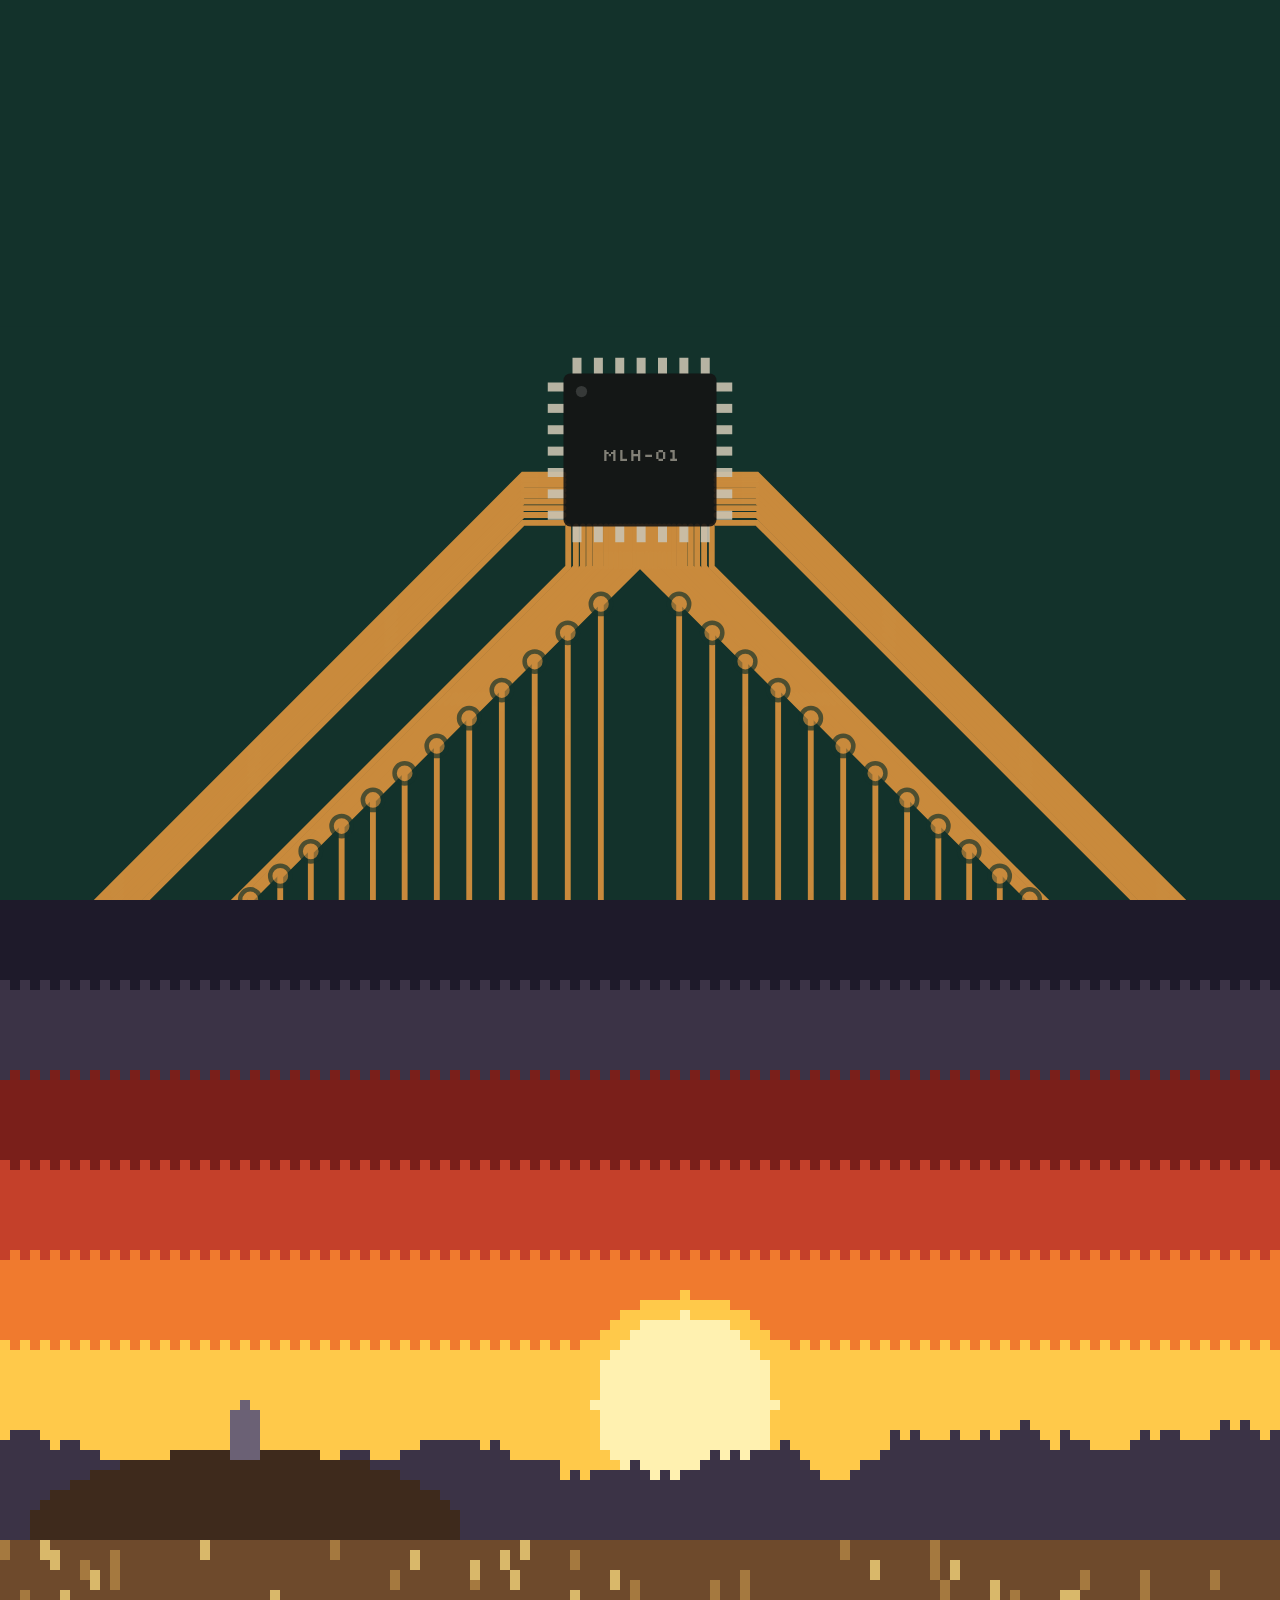
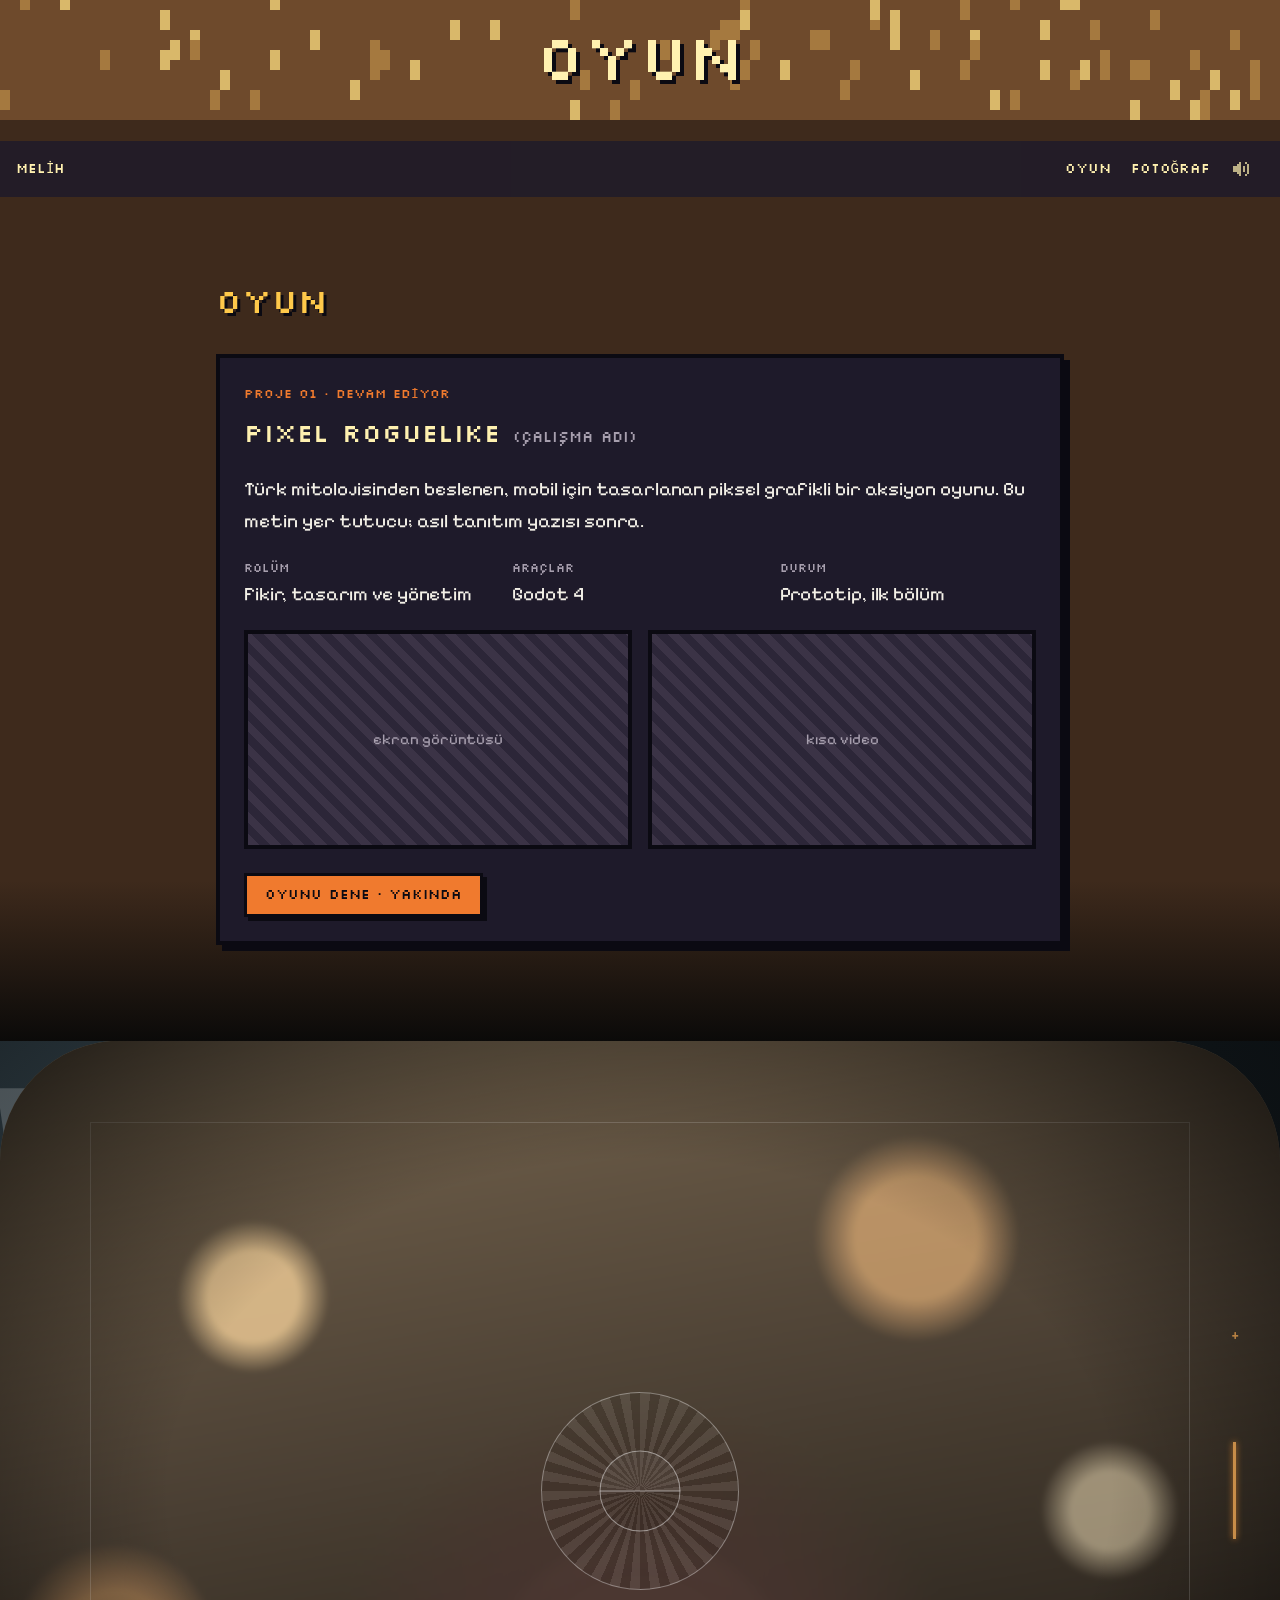
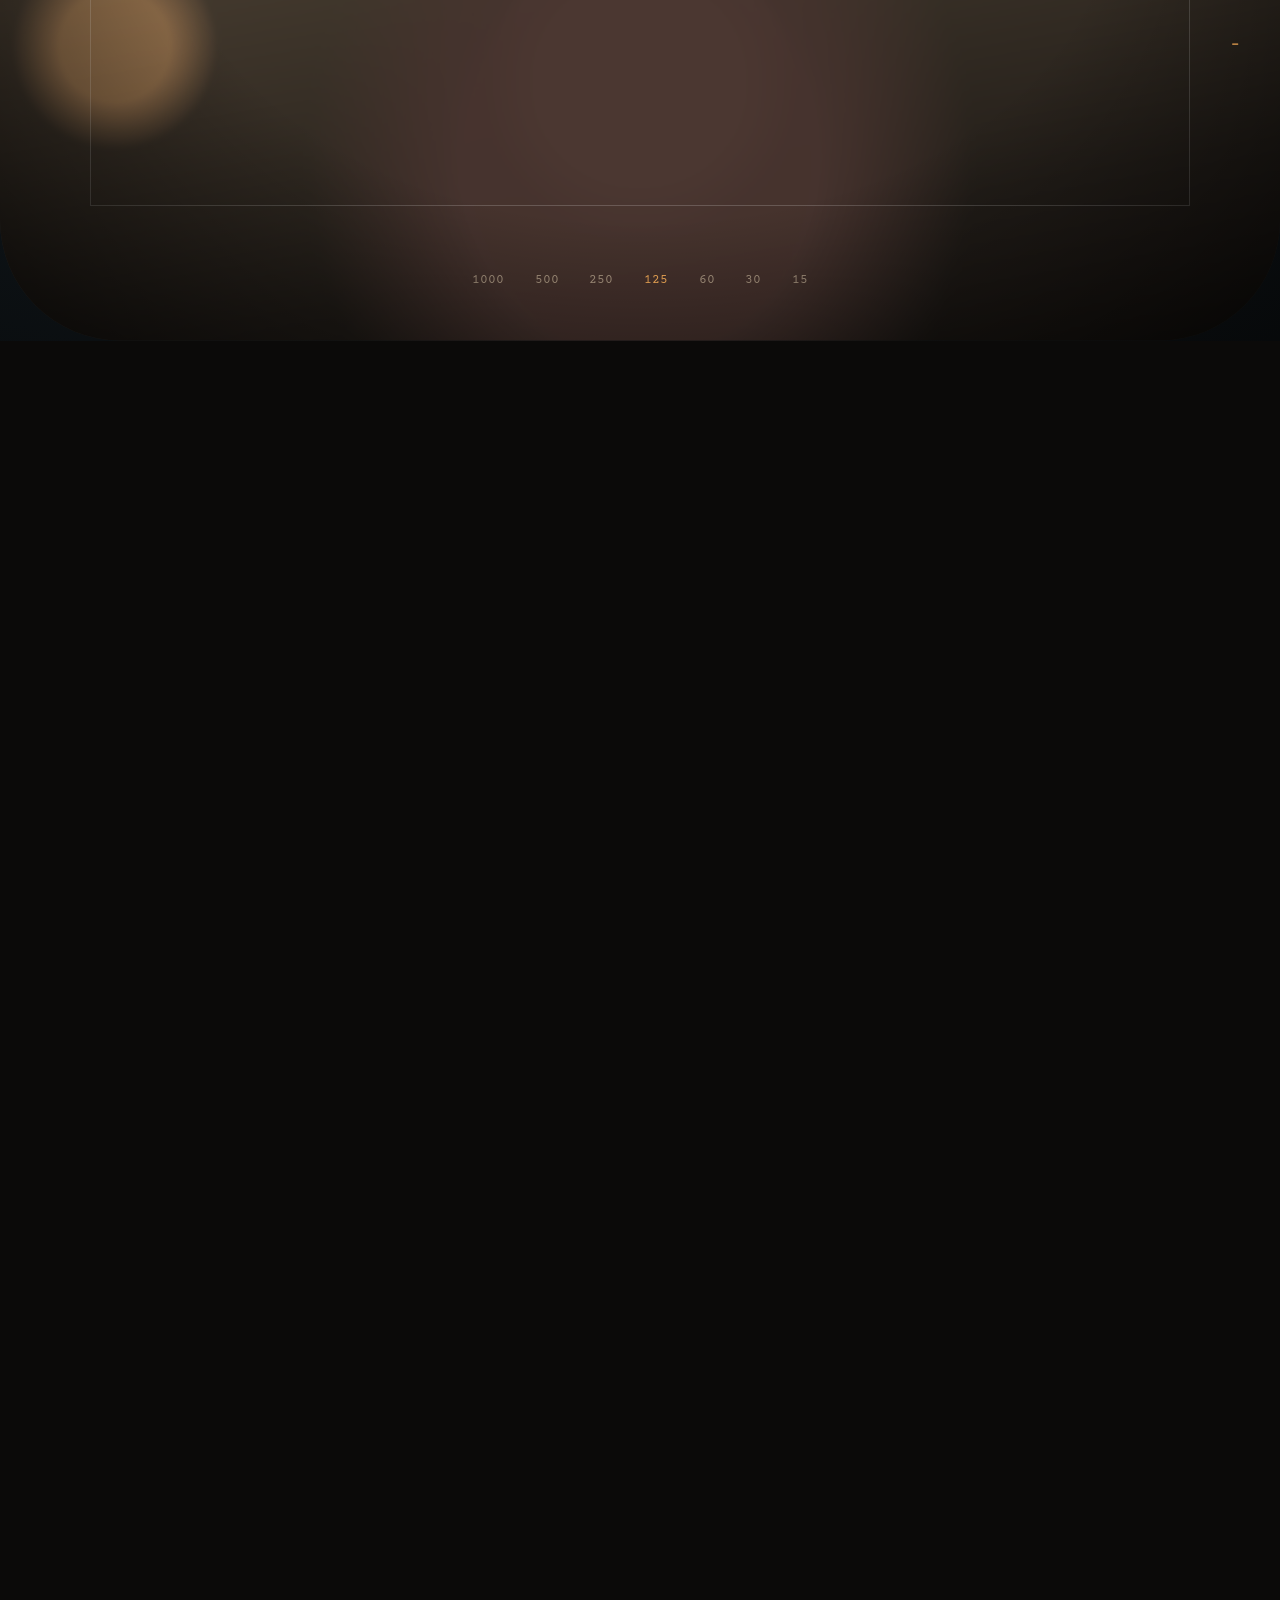
<file: index.html>
<!doctype html>
<html lang="tr">
<head>
<meta charset="utf-8">
<meta name="viewport" content="width=device-width, initial-scale=1">
<title>Melih · deneme</title>
<meta name="description" content="Melih'in portfolyosu: oyun, dijital ve analog fotoğraf. Geçiş denemesi.">
<link rel="preconnect" href="https://fonts.googleapis.com">
<link rel="preconnect" href="https://fonts.gstatic.com" crossorigin>
<link href="https://fonts.googleapis.com/css2?family=Courier+Prime:wght@400;700&family=Pixelify+Sans:wght@400;600&family=Silkscreen&family=Special+Elite&display=swap" rel="stylesheet">
<link rel="stylesheet" href="css/site.css?v=6">
</head>
<body data-dunya="kagit">
<a class="atla" href="#oyun">İçeriğe geç</a>

<nav class="ust" aria-label="Ana menü">
  <div class="ad-kutu">
    <a class="ad" href="#giris">Melih</a>
    <a class="sekme" href="yazilar.html">Blog ve inceleme yazıları</a>
  </div>
  <div class="baglantilar">
    <a href="#oyun">Oyun</a>
    <a href="#foto">Fotoğraf</a>
    <button class="ses" type="button" aria-pressed="true" aria-label="Ses" title="Ses: açık">
      <svg viewBox="0 0 9 9" width="18" height="18" fill="currentColor" shape-rendering="crispEdges" aria-hidden="true">
        <rect x="0" y="3" width="2" height="3"/><rect x="2" y="2" width="1" height="5"/><rect x="3" y="1" width="1" height="7"/>
        <g class="ses-dalga"><rect x="5" y="3" width="1" height="3"/><rect x="6" y="1" width="1" height="1"/><rect x="7" y="2" width="1" height="5"/><rect x="6" y="7" width="1" height="1"/></g>
        <g class="ses-carpi"><rect x="5" y="3" width="1" height="1"/><rect x="7" y="3" width="1" height="1"/><rect x="6" y="4" width="1" height="1"/><rect x="5" y="5" width="1" height="1"/><rect x="7" y="5" width="1" height="1"/></g>
      </svg>
    </button>
  </div>
</nav>

<main>
<section id="giris" aria-label="Giriş">
  <div class="sahne">
    <div class="kagit-yazi">
      <h1 class="gizli">Merhaba, ben Melih. Oyun yapıyorum, fotoğraf çekiyorum.</h1>
      <p class="satir" aria-hidden="true">merhaba, ben melih.</p>
      <p class="satir" aria-hidden="true">oyun yapıyorum,</p>
      <p class="satir" aria-hidden="true">fotoğraf çekiyorum.</p>
      <p class="satir imza" aria-hidden="true">-m</p>
    </div>

    <svg class="makine" viewBox="0 0 600 900" preserveAspectRatio="xMidYMax meet" aria-hidden="true">
      <defs>
        <linearGradient id="g-krom" x1="0" y1="0" x2="0" y2="1">
          <stop offset="0" stop-color="#f3f5f7"/><stop offset=".42" stop-color="#a0a6ac"/>
          <stop offset=".55" stop-color="#e2e5e8"/><stop offset="1" stop-color="#666b71"/>
        </linearGradient>
        <linearGradient id="g-krom-yan" x1="0" y1="0" x2="1" y2="0">
          <stop offset="0" stop-color="#70767c"/><stop offset=".35" stop-color="#eef1f3"/>
          <stop offset=".6" stop-color="#a4aab0"/><stop offset="1" stop-color="#5d6268"/>
        </linearGradient>
        <linearGradient id="g-merdane" x1="0" y1="0" x2="0" y2="1">
          <stop offset="0" stop-color="#454545"/><stop offset=".18" stop-color="#1c1c1c"/>
          <stop offset=".62" stop-color="#070707"/><stop offset="1" stop-color="#262626"/>
        </linearGradient>
        <linearGradient id="g-dugme" x1="0" y1="0" x2="1" y2="0">
          <stop offset="0" stop-color="#0d0d0d"/><stop offset=".4" stop-color="#3c3c3c"/><stop offset="1" stop-color="#0a0a0a"/>
        </linearGradient>
        <linearGradient id="g-golge-kagit" x1="0" y1="0" x2="0" y2="1">
          <stop offset="0" stop-color="#3a2a1c" stop-opacity="0"/><stop offset="1" stop-color="#3a2a1c" stop-opacity=".22"/>
        </linearGradient>
        <radialGradient id="g-govde-isik" cx=".5" cy="0" r=".8">
          <stop offset="0" stop-color="#fff" stop-opacity=".09"/><stop offset="1" stop-color="#fff" stop-opacity="0"/>
        </radialGradient>
        <radialGradient id="g-makara" cx=".5" cy=".5" r=".5">
          <stop offset=".3" stop-color="#2a2a2a"/><stop offset=".95" stop-color="#101010"/><stop offset="1" stop-color="#050505"/>
        </radialGradient>
        <radialGradient id="g-tus" cx=".4" cy=".32" r=".7">
          <stop offset="0" stop-color="#4b4b4b"/><stop offset=".55" stop-color="#121212"/><stop offset="1" stop-color="#000"/>
        </radialGradient>
        <linearGradient id="g-kece" x1="0" y1="0" x2="0" y2="1">
          <stop offset="0" stop-color="#3b4733"/><stop offset="1" stop-color="#28311f"/>
        </linearGradient>
        <linearGradient id="g-kafa" x1="0" y1="0" x2="0" y2="1">
          <stop offset="0" stop-color="#d4d7da"/><stop offset=".5" stop-color="#8f9499"/><stop offset="1" stop-color="#5a5f64"/>
        </linearGradient>
        <clipPath id="ekran-kirp"><rect x="212" y="392" width="176" height="110"/></clipPath>
        <mask id="pb-maske" maskUnits="userSpaceOnUse" x="212" y="392" width="176" height="110">
          <text x="300" y="454" text-anchor="middle" font-family="Silkscreen, monospace" font-size="22" fill="#fff">PESTRABOY</text>
        </mask>
      </defs>
      <rect id="kart-zemin" x="-3000" y="-3000" width="6600" height="7000" fill="#13322B" opacity="0"/>
      <g id="sahne-g">
        <rect id="govde" x="-1200" y="500" width="3000" height="1700" fill="#1d1c1a"/>
        <g id="kece-g" fill="none"></g>
        <g id="kollar-golge" transform="translate(2.5 3.5)"></g>
        <g id="kollar"></g>
        <g id="kafalar"></g>
        <g id="akim" fill="none" stroke="#ffd98a" stroke-width="2" stroke-linecap="round" stroke-dasharray="6 80"></g>
        <g id="viyalar"></g>
        <g id="metal">
          <!-- kâğıda düşen gölge, gövde parıltısı -->
          <rect x="-1200" y="420" width="3000" height="24" fill="url(#g-golge-kagit)"/>
          <rect x="-200" y="500" width="1000" height="420" fill="url(#g-govde-isik)"/>
          <!-- merdane ve topuzları -->
          <rect x="-60" y="456" width="720" height="40" fill="url(#g-merdane)"/>
          <rect x="-60" y="462" width="720" height="2" fill="#5a5a5a" opacity=".55"/>
          <g id="topuzlar">
            <rect x="-118" y="446" width="58" height="60" rx="10" fill="url(#g-dugme)"/>
            <rect x="660" y="446" width="58" height="60" rx="10" fill="url(#g-dugme)"/>
            <g stroke="#000" stroke-width="1.4" opacity=".7">
              <path d="M-108 449v54M-98 449v54M-88 449v54M-78 449v54M-68 449v54"/>
              <path d="M668 449v54M678 449v54M688 449v54M698 449v54M708 449v54"/>
            </g>
          </g>
          <!-- kâğıt baskı çubuğu, cetvel ve lastik makaralar -->
          <rect x="30" y="442" width="540" height="12" rx="3" fill="url(#g-krom)"/>
          <g id="cetvel" stroke="#3a3c3f" stroke-width="1"></g>
          <rect x="158" y="438" width="30" height="20" rx="5" fill="#141414"/><rect x="161" y="440" width="24" height="3" rx="1.5" fill="#444"/>
          <rect x="412" y="438" width="30" height="20" rx="5" fill="#141414"/><rect x="415" y="440" width="24" height="3" rx="1.5" fill="#444"/>
          <!-- şaryo rayı -->
          <rect x="-1200" y="496" width="3000" height="8" fill="url(#g-krom)"/>
          <rect x="-1200" y="504" width="3000" height="3" fill="#000" opacity=".5"/>
          <!-- kart tutucu parmaklar -->
          <path d="M268 426 L286 505" stroke="url(#g-krom-yan)" stroke-width="6" stroke-linecap="round"/>
          <path d="M332 426 L314 505" stroke="url(#g-krom-yan)" stroke-width="6" stroke-linecap="round"/>
          <!-- şerit: makaralar ve kırmızı-siyah bant -->
          <g id="makaralar">
            <circle cx="112" cy="540" r="34" fill="#000" opacity=".35" transform="translate(3 4)"/>
            <circle cx="112" cy="540" r="34" fill="url(#g-krom)"/>
            <circle cx="112" cy="540" r="29" fill="url(#g-makara)"/>
            <circle cx="488" cy="540" r="34" fill="#000" opacity=".35" transform="translate(3 4)"/>
            <circle cx="488" cy="540" r="34" fill="url(#g-krom)"/>
            <circle cx="488" cy="540" r="29" fill="url(#g-makara)"/>
            <g fill="none" stroke="#000" stroke-width=".8" opacity=".8">
              <circle cx="112" cy="540" r="25"/><circle cx="112" cy="540" r="21"/><circle cx="112" cy="540" r="17"/>
              <circle cx="488" cy="540" r="24"/><circle cx="488" cy="540" r="19"/>
            </g>
            <g fill="none" stroke="#5a1410" stroke-width=".7" opacity=".7">
              <circle cx="112" cy="540" r="23"/><circle cx="488" cy="540" r="21.5"/>
            </g>
            <circle cx="112" cy="540" r="10" fill="url(#g-krom)"/><circle cx="488" cy="540" r="10" fill="url(#g-krom)"/>
            <g fill="#2a2c2e">
              <circle cx="112" cy="535" r="1.8"/><circle cx="107.7" cy="542.5" r="1.8"/><circle cx="116.3" cy="542.5" r="1.8"/>
              <circle cx="488" cy="535" r="1.8"/><circle cx="483.7" cy="542.5" r="1.8"/><circle cx="492.3" cy="542.5" r="1.8"/>
            </g>
          </g>
          <rect x="112" y="522" width="376" height="6" fill="#141312"/>
          <rect x="112" y="528" width="376" height="6" fill="#a3241c"/>
          <rect x="112" y="528" width="376" height="1.2" fill="#d2483c" opacity=".6"/>
          <!-- şerit titreştirici ve yazı noktası -->
          <path d="M278 516 L322 516 L330 566 L270 566 Z" fill="url(#g-krom-yan)" stroke="#4e5358" stroke-width="1.2"/>
          <rect x="293" y="522" width="14" height="12" rx="2" fill="#141312"/>
          <rect x="293" y="528" width="14" height="6" fill="#a3241c"/>
          <!-- harf kolu yuvası (segment) -->
          <path id="segment" fill="url(#g-krom)" stroke="#4e5358" stroke-width="1"/>
          <g id="yuvalar" stroke="#2a2c2e" stroke-width="1.6"></g>
          <!-- tuşlar: Türkçe F klavye -->
          <g id="klavye"></g>
        </g>
        <g id="cip" opacity="0">
          <g id="cip-bacak" fill="#c9c2b0"></g>
          <rect x="266" y="521" width="68" height="68" rx="3" fill="#151515"/>
          <circle cx="274" cy="529" r="2.5" fill="#3a3a3a"/>
          <text x="300" y="560" text-anchor="middle" font-family="Silkscreen, monospace" font-size="8" fill="#8f8a80">MLH-01</text>
        </g>
        <text id="ipucu" x="300" y="404" text-anchor="middle" font-family="Courier Prime, monospace" font-size="15" fill="#76675B">↓ kaydır ya da daktiloya dokun</text>
      </g>

      <g id="cep" opacity="0">
        <rect x="96" y="352" width="408" height="200" rx="46" fill="#3D4A38" stroke="#26301f" stroke-width="3"/>
        <rect x="104" y="358" width="392" height="12" rx="6" fill="#4F5F35" opacity=".6"/>
        <rect x="200" y="382" width="200" height="140" rx="8" fill="#E3D6BC"/>
        <rect id="ekran" x="212" y="392" width="176" height="110" fill="#0f0d15"/>
        <g id="ekran-ic" clip-path="url(#ekran-kirp)">
          <rect id="ekran-isik" x="212" y="392" width="176" height="110" fill="#1e1a2a" opacity="0"/>
          <g id="pb-logo" transform="translate(0 -66)" opacity="0">
            <text x="300" y="456" text-anchor="middle" font-family="Silkscreen, monospace" font-size="22" fill="#f07a2e">PESTRABOY</text>
            <text id="pb-yazi" x="300" y="454" text-anchor="middle" font-family="Silkscreen, monospace" font-size="22" fill="#ffc94a">PESTRABOY</text>
          </g>
          <g mask="url(#pb-maske)">
            <path id="pb-parilti" d="M0 432 h16 l-10 28 h-16 Z" fill="#fff1b0" opacity="0" transform="translate(196 0)"/>
          </g>
          <path d="M212 392 h58 l-34 110 h-24 Z" fill="#ffffff" opacity=".05"/>
        </g>
        <text x="300" y="540" text-anchor="middle" font-family="Silkscreen, monospace" font-size="9" fill="#D9CCB2">CEP · 01</text>
        <rect x="139" y="428" width="18" height="54" rx="3" fill="#1f1e1c"/>
        <rect x="121" y="446" width="54" height="18" rx="3" fill="#1f1e1c"/>
        <circle cx="440" cy="432" r="14" fill="#4A342E" stroke="#2a1d19" stroke-width="2"/>
        <circle cx="462" cy="470" r="14" fill="#4A342E" stroke="#2a1d19" stroke-width="2"/>
        <g fill="#26301f">
          <circle cx="132" cy="508" r="2.5"/><circle cx="142" cy="508" r="2.5"/><circle cx="152" cy="508" r="2.5"/>
          <circle cx="137" cy="517" r="2.5"/><circle cx="147" cy="517" r="2.5"/>
        </g>
        <rect x="424" y="508" width="44" height="8" rx="4" fill="#76675B"/>
      </g>
    </svg>

    <button class="makine-btn" type="button" aria-label="Daktiloya dokun, oyun bölümüne geç"></button>

    <div id="dunya" aria-hidden="true">
      <canvas width="160" height="90"></canvas>
      <p class="dunya-baslik">OYUN</p>
    </div>
  </div>
</section>

<section id="oyun" aria-labelledby="oyun-baslik">
  <!-- geçişin son karesiyle aynı: geçiş bitince sayfa fark ettirmeden buraya atlar -->
  <div class="oyun-kapak" aria-hidden="true">
    <canvas width="160" height="90"></canvas>
    <p class="dunya-baslik">OYUN</p>
  </div>
  <div class="icerik oyun-icerik">
    <h2 id="oyun-baslik">Oyun</h2>
    <article class="pano">
      <p class="ust-etiket">Proje 01 · devam ediyor</p>
      <h3><span lang="en" class="ad-en">Pixel roguelike</span> <span>(çalışma adı)</span></h3>
      <p>Türk mitolojisinden beslenen, mobil için tasarlanan piksel grafikli bir aksiyon oyunu. Bu metin yer tutucu; asıl tanıtım yazısı sonra.</p>
      <dl>
        <div><dt>Rolüm</dt><dd>Fikir, tasarım ve yönetim</dd></div>
        <div><dt>Araçlar</dt><dd>Godot 4</dd></div>
        <div><dt>Durum</dt><dd>Prototip, ilk bölüm</dd></div>
      </dl>
      <div class="ekranlar">
        <div>ekran görüntüsü</div>
        <div>kısa video</div>
      </div>
      <a class="piksel-dugme" href="#oyun">Oyunu dene · yakında</a>
    </article>
  </div>
</section>

<section id="foto" aria-labelledby="foto-baslik">
  <div class="foto-sahne">
    <h2 id="foto-baslik" class="gizli">Fotoğraf</h2>

    <!-- vizörden görünen: odak ekranı, ölçüm ibresi, enstantane çizelgesi -->
    <div class="vizor" aria-hidden="true">
      <div class="vizor-sahne"></div>
      <div class="vizor-odak"><span></span></div>
      <div class="vizor-kose"></div>
      <div class="vizor-olcum"><i>+</i><b></b><i>–</i></div>
      <p class="vizor-hiz"><span>1000</span><span>500</span><span>250</span><span class="secili">125</span><span>60</span><span>30</span><span>15</span></p>
    </div>

    <div class="galeri" id="galeri" aria-live="polite">
      <p class="galeri-ipucu">Bir makine seç. <span>Film mi, sensör mü?</span></p>

      <div class="galeri-bolum" id="galeri-dijital" hidden>
        <h3>Dijital</h3>
        <div class="suzgec" role="group" aria-label="Konuya göre süz">
          <button type="button" aria-pressed="true" data-tur="hepsi">Hepsi</button>
          <button type="button" aria-pressed="false" data-tur="gezi">Gezi</button>
          <button type="button" aria-pressed="false" data-tur="sokak">Sokak</button>
          <button type="button" aria-pressed="false" data-tur="portre">Portre</button>
        </div>
        <!--
          Yeni fotoğraf: görseli gorseller/dijital/ klasörüne koy, aşağıya bir <figure> ekle.
          <figure data-tur="sokak"><img src="gorseller/dijital/kadikoy.webp" alt="Ne görünüyor, kısaca" loading="lazy"><figcaption>Kadıköy, 2025</figcaption></figure>
        -->
        <div class="dijital-izgara">
          <figure data-tur="gezi" class="yer-tutucu"><div></div><figcaption>gezi · 01</figcaption></figure>
          <figure data-tur="sokak" class="yer-tutucu"><div></div><figcaption>sokak · 01</figcaption></figure>
          <figure data-tur="portre" class="yer-tutucu"><div></div><figcaption>portre · 01</figcaption></figure>
          <figure data-tur="gezi" class="yer-tutucu"><div></div><figcaption>gezi · 02</figcaption></figure>
          <figure data-tur="sokak" class="yer-tutucu"><div></div><figcaption>sokak · 02</figcaption></figure>
          <figure data-tur="portre" class="yer-tutucu"><div></div><figcaption>portre · 02</figcaption></figure>
        </div>
      </div>

      <div class="galeri-bolum" id="galeri-analog" hidden>
        <h3>Analog</h3>
        <p class="galeri-not">Henüz taranmış rulo yok. İlki banyoda.</p>
        <!--
          Yeni kare: taranmış görseli gorseller/analog/ klasörüne koy, aşağıdaki bir boş kareyi şununla değiştir:
          <figure><img src="gorseller/analog/rulo1-07.webp" alt="Ne görünüyor, kısaca" loading="lazy"><figcaption>7</figcaption></figure>
        -->
        <div class="film-seridi">
          <figure class="bos-kare"><div></div><figcaption>1</figcaption></figure>
          <figure class="bos-kare"><div></div><figcaption>2</figcaption></figure>
          <figure class="bos-kare"><div></div><figcaption>3</figcaption></figure>
          <figure class="bos-kare"><div></div><figcaption>4</figcaption></figure>
          <figure class="bos-kare"><div></div><figcaption>5</figcaption></figure>
          <figure class="bos-kare"><div></div><figcaption>6</figcaption></figure>
        </div>
      </div>
    </div>

    <!-- analog film makinesi, arkadan -->
    <button class="kamera analog" type="button" aria-pressed="false" aria-controls="galeri" data-galeri="galeri-analog">
      <svg viewBox="0 0 400 250" aria-hidden="true">
        <defs>
          <linearGradient id="k-krom" x1="0" y1="0" x2="0" y2="1">
            <stop offset="0" stop-color="#f1f3f5"/><stop offset=".45" stop-color="#a7adb3"/><stop offset=".6" stop-color="#dfe2e5"/><stop offset="1" stop-color="#777d83"/>
          </linearGradient>
          <pattern id="k-deri" width="5" height="5" patternUnits="userSpaceOnUse">
            <rect width="5" height="5" fill="#1b1a19"/><circle cx="1.5" cy="1.5" r=".9" fill="#2b2927"/><circle cx="4" cy="3.8" r=".7" fill="#0f0e0d"/>
          </pattern>
          <radialGradient id="k-cam" cx=".35" cy=".3" r=".9">
            <stop offset="0" stop-color="#3a4a52"/><stop offset=".6" stop-color="#0d1215"/><stop offset="1" stop-color="#050607"/>
          </radialGradient>
        </defs>
        <ellipse cx="200" cy="238" rx="175" ry="9" fill="#000" opacity=".25"/>
        <!-- prizma tepesi -->
        <path d="M150 62 L166 22 L234 22 L250 62 Z" fill="url(#k-krom)" stroke="#5e6369" stroke-width="1.2"/>
        <path d="M170 28 L230 28 L240 56 L160 56 Z" fill="#1b1a19"/>
        <!-- gövde -->
        <rect x="18" y="58" width="364" height="172" rx="16" fill="url(#k-deri)"/>
        <path d="M34 58 H366 Q382 58 382 74 V108 H18 V74 Q18 58 34 58 Z" fill="url(#k-krom)" stroke="#5e6369" stroke-width="1"/>
        <rect x="18" y="106" width="364" height="3" fill="#000" opacity=".35"/>
        <!-- geri sarma kolu, enstantane kadranı, kurma kolu, deklanşör -->
        <circle cx="76" cy="54" r="24" fill="url(#k-krom)" stroke="#5e6369"/>
        <circle cx="76" cy="54" r="15" fill="#2a2a2a"/><path d="M76 54 L98 44" stroke="#c9cdd1" stroke-width="5" stroke-linecap="round"/>
        <circle cx="300" cy="52" r="22" fill="#2a2a2a" stroke="#5e6369"/>
        <g fill="#e9e4d8" font-family="Courier Prime, monospace" font-size="7" text-anchor="middle">
          <text x="300" y="38">125</text><text x="314" y="50">60</text><text x="286" y="50">250</text><text x="300" y="66">B</text>
        </g>
        <circle cx="300" cy="52" r="5" fill="url(#k-krom)"/>
        <path d="M322 64 Q350 50 372 62" stroke="url(#k-krom)" stroke-width="9" fill="none" stroke-linecap="round"/>
        <circle cx="340" cy="44" r="7" fill="url(#k-krom)" stroke="#5e6369"/>
        <!-- vizör lastiği ve camı -->
        <rect x="164" y="60" width="72" height="52" rx="10" fill="#0c0c0c" stroke="#262626" stroke-width="2"/>
        <rect class="vizor-cam" x="180" y="72" width="40" height="28" rx="3" fill="url(#k-cam)"/>
        <path d="M184 76 L196 76 L186 90 Z" fill="#fff" opacity=".18"/>
        <!-- arka kapak: film hatırlatıcı, kapak çizgisi -->
        <path d="M40 120 H360" stroke="#000" stroke-width="1.4" opacity=".6"/>
        <rect x="56" y="140" width="76" height="46" rx="3" fill="#8c9196" stroke="#5e6369"/>
        <rect x="62" y="146" width="64" height="34" rx="2" fill="#efe6d2"/>
        <text x="94" y="161" text-anchor="middle" font-family="Courier Prime, monospace" font-size="9" fill="#a3241c" font-weight="700">ISO 400</text>
        <text x="94" y="174" text-anchor="middle" font-family="Courier Prime, monospace" font-size="8" fill="#40312F">36 poz · s/b</text>
        <rect x="340" y="140" width="10" height="44" rx="3" fill="url(#k-krom)"/>
        <rect x="8" y="80" width="12" height="18" rx="3" fill="url(#k-krom)"/><rect x="380" y="80" width="12" height="18" rx="3" fill="url(#k-krom)"/>
      </svg>
      <span class="kamera-ad">Analog <small>film</small></span>
    </button>

    <!-- dijital makine, arkadan -->
    <button class="kamera dijital" type="button" aria-pressed="false" aria-controls="galeri" data-galeri="galeri-dijital">
      <svg viewBox="0 0 400 250" aria-hidden="true">
        <defs>
          <linearGradient id="d-govde" x1="0" y1="0" x2="0" y2="1">
            <stop offset="0" stop-color="#4a4d50"/><stop offset=".15" stop-color="#2c2e30"/><stop offset="1" stop-color="#18191a"/>
          </linearGradient>
          <linearGradient id="d-ekran" x1="0" y1="0" x2="1" y2="1">
            <stop offset="0" stop-color="#36492E"/><stop offset=".55" stop-color="#13322B"/><stop offset="1" stop-color="#0b1a16"/>
          </linearGradient>
        </defs>
        <ellipse cx="200" cy="238" rx="175" ry="9" fill="#000" opacity=".25"/>
        <rect x="18" y="44" width="364" height="186" rx="24" fill="url(#d-govde)" stroke="#0e0f10" stroke-width="2"/>
        <rect x="296" y="30" width="62" height="20" rx="8" fill="#2f3133"/>
        <circle cx="282" cy="40" r="9" fill="#a3241c"/>
        <rect x="40" y="58" width="58" height="40" rx="8" fill="#0b0b0b" stroke="#333" stroke-width="2"/>
        <rect x="52" y="68" width="34" height="20" rx="3" fill="#1d262a"/>
        <!-- ekran -->
        <rect x="40" y="108" width="206" height="110" rx="8" fill="#0a0a0a"/>
        <rect x="48" y="115" width="190" height="96" rx="4" fill="url(#d-ekran)"/>
        <path d="M58 200 L110 150 L140 178 L168 156 L226 200 Z" fill="#F5EAD5" opacity=".22"/>
        <circle cx="200" cy="138" r="10" fill="#F5EAD5" opacity=".3"/>
        <path d="M137 151 L137 177 L159 164 Z" fill="#F5EAD5" opacity=".85"/>
        <text x="56" y="128" font-family="Courier Prime, monospace" font-size="9" fill="#F5EAD5" opacity=".7">▶ 1/20</text>
        <!-- düğmeler ve kadran -->
        <circle cx="318" cy="150" r="34" fill="#232527" stroke="#0e0f10" stroke-width="2"/>
        <circle cx="318" cy="150" r="13" fill="#3a3d40"/>
        <g fill="#8b8f93"><circle cx="318" cy="126" r="3"/><circle cx="318" cy="174" r="3"/><circle cx="294" cy="150" r="3"/><circle cx="342" cy="150" r="3"/></g>
        <rect x="276" y="198" width="30" height="12" rx="6" fill="#3a3d40"/><rect x="314" y="198" width="30" height="12" rx="6" fill="#3a3d40"/>
        <rect x="280" y="68" width="26" height="14" rx="7" fill="#3a3d40"/><rect x="314" y="68" width="40" height="14" rx="7" fill="#3a3d40"/>
        <rect x="8" y="80" width="12" height="18" rx="3" fill="#55595d"/><rect x="380" y="80" width="12" height="18" rx="3" fill="#55595d"/>
      </svg>
      <span class="kamera-ad">Dijital <small>sensör</small></span>
    </button>

    <p class="son-not">© 2026 Melih · bu sayfa burada biter. Kahve hâlâ dökülmedi.</p>
  </div>
</section>
</main>

<div class="donus-perde" aria-hidden="true"></div>

<script src="js/gecis.js?v=6"></script>
<script src="js/foto.js?v=6"></script>
</body>
</html>
</file>
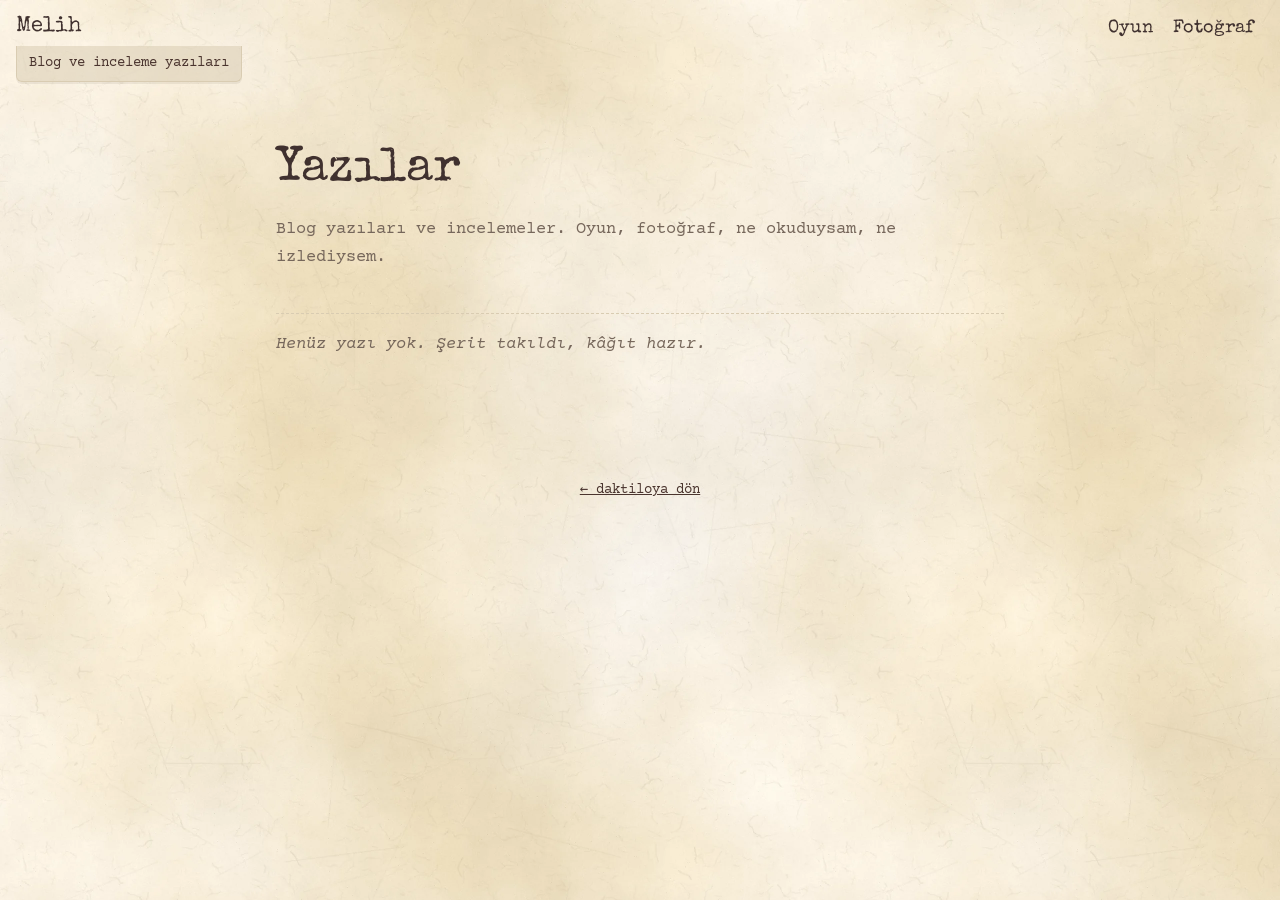
<file: yazilar.html>
<!doctype html>
<html lang="tr">
<head>
<meta charset="utf-8">
<meta name="viewport" content="width=device-width, initial-scale=1">
<title>Yazılar · Melih</title>
<meta name="description" content="Melih'in blog ve inceleme yazıları.">
<link rel="preconnect" href="https://fonts.googleapis.com">
<link rel="preconnect" href="https://fonts.gstatic.com" crossorigin>
<link href="https://fonts.googleapis.com/css2?family=Courier+Prime:wght@400;700&family=Special+Elite&display=swap" rel="stylesheet">
<link rel="stylesheet" href="css/site.css?v=6">
</head>
<body data-dunya="kagit" class="yazilar-sayfasi">
<a class="atla" href="#yazilar">İçeriğe geç</a>

<nav class="ust" aria-label="Ana menü">
  <div class="ad-kutu">
    <a class="ad" href="index.html">Melih</a>
    <a class="sekme" href="yazilar.html" aria-current="page">Blog ve inceleme yazıları</a>
  </div>
  <div class="baglantilar">
    <a href="index.html#oyun">Oyun</a>
    <a href="index.html#foto">Fotoğraf</a>
  </div>
</nav>

<main id="yazilar" class="yazilar">
  <h1>Yazılar</h1>
  <p class="alt-baslik">Blog yazıları ve incelemeler. Oyun, fotoğraf, ne okuduysam, ne izlediysem.</p>

  <!--
    Yeni yazı eklemek için aşağıdaki listeye bir <li> ekle (en yenisi en üstte):
    <li class="yazi">
      <a href="yazilar/yazi-adi.html">
        <span class="yazi-tur">İnceleme</span>
        <span class="yazi-baslik">Yazının başlığı</span>
        <time datetime="2026-11-23">23 Kasım 2026</time>
      </a>
    </li>
  -->
  <ul class="yazi-listesi"></ul>

  <p class="bos">Henüz yazı yok. Şerit takıldı, kâğıt hazır.</p>
</main>

<footer class="alt">
  <p><a href="index.html">← daktiloya dön</a></p>
</footer>
</body>
</html>
</file>
<file: css/site.css>
:root {
  --kagit: #F5EAD5;
  --kagit-golge: #D9CCB2;
  --baslik: #40312F;      /* Coffee Bean */
  --metin: #483F39;       /* Turkish Coffee */
  --damga: #4A342E;       /* Chicory Coffee */
  --orman: #13322B;       /* Pantone 627 C */
  --kokNar: #36492E;      /* Douglas Fir */
  --woodland: #3D4A38;    /* IWC Woodland (yaklaşık) */
  --soluk: #76675B;

  /* oyun paleti */
  --o-kontur: #0b0a12;
  --o-gece: #1e1a2a;
  --o-toprak-koyu: #3e2a1c;
  --o-kemik: #f4f1e8;
  --o-turuncu: #f07a2e;
  --o-altin: #ffc94a;
  --o-kivilcim: #fff1b0;
}

* { box-sizing: border-box; }
html, body { margin: 0; }
body {
  /* döşenebilir doku: 1600 px görsel 800 px'e oturur, yüksek yoğunluklu ekranda da keskin */
  background: var(--kagit) url(../gorseller/kagit-yeni.webp) 0 0 / 800px repeat;
  color: var(--metin);
  font-family: 'Courier Prime', monospace;
  font-size: 17px;
  line-height: 1.7;
}

.gizli {
  position: absolute; width: 1px; height: 1px; overflow: hidden;
  clip: rect(0 0 0 0); white-space: nowrap;
}
.atla {
  position: absolute; left: 16px; top: -60px; z-index: 50;
  background: var(--orman); color: var(--kagit); padding: 10px 14px;
}
.atla:focus { top: 8px; }
:focus-visible { outline: 3px solid var(--kokNar); outline-offset: 3px; }

/* üst menü */
.ust {
  position: fixed; top: 0; left: 0; right: 0; z-index: 20;
  display: flex; justify-content: space-between; align-items: center;
  padding: 6px 16px; transition: background .4s, color .4s;
}
.ust a {
  display: inline-flex; align-items: center; min-height: 44px; padding: 0 10px;
  color: var(--baslik); text-decoration: none;
  font-family: 'Special Elite', monospace; font-size: 18px;
}
.ust .ad { font-size: 22px; padding-left: 0; }
.ust { align-items: flex-start; }
.ad-kutu { position: relative; }
.baglantilar { display: flex; }
/* sekme adın altına asılır; yer kaplamadığı için dar ekranda bağlantıları itmez */
.ust .sekme { position: absolute; left: 0; top: 100%; white-space: nowrap; }
/* adın altında asılı duran dosya sekmesi */
.ust .sekme {
  min-height: 36px; margin-top: -4px; padding: 0 12px;
  font-family: 'Courier Prime', monospace; font-size: 14px; color: var(--damga);
  background: rgba(217, 204, 178, .55); border: 1px solid var(--kagit-golge); border-top: 0;
  border-radius: 0 0 6px 6px; box-shadow: 0 2px 0 rgba(64, 49, 47, .08);
  transition: opacity .3s, transform .3s;
}
.ust .sekme:hover { background: rgba(217, 204, 178, .85); }
/* sekme yalnız kâğıt dünyasında; devre ve piksel dünyasında çekilir */
body:not([data-dunya="kagit"]) .ust .sekme { opacity: 0; transform: translateY(-8px); pointer-events: none; }
.ust a:hover { text-decoration: underline; text-underline-offset: 4px; }
body[data-dunya="devre"] .ust a { color: var(--kagit); }

/* ses aç/kapa düğmesi: 9x9 piksel simge */
.ses {
  display: inline-grid; place-items: center; width: 44px; height: 44px; padding: 0; border: 0;
  background: none; cursor: pointer; color: var(--baslik); opacity: .7; transition: opacity .2s, color .4s;
}
.ses:hover, .ses:focus-visible { opacity: 1; }
.ses[aria-pressed="true"] .ses-carpi, .ses[aria-pressed="false"] .ses-dalga { display: none; }
body[data-dunya="devre"] .ses { color: var(--kagit); }
body[data-dunya="piksel"] .ses { color: var(--o-kivilcim); }
body[data-dunya="karanlik"] .ses { color: var(--kagit-golge); }
body[data-dunya="piksel"] .ust { background: rgba(30, 26, 42, .82); }
/* Silkscreen yalnız büyük harf çiziyor; Türkçe büyük harfe çevir (lang="tr" ile i → İ) */
body[data-dunya="piksel"] .ust a, .ust-etiket, .pano h3, .pano dt, #oyun h2, .piksel-dugme, .dunya-baslik { text-transform: uppercase; }
body[data-dunya="piksel"] .ust a {
  font-family: 'Silkscreen', monospace; font-size: 14px; color: var(--o-kivilcim);
}

/* giriş */
#giris { position: relative; }
/* geçiş sırasında sayfa kilitli */
html.kilitli, html.kilitli body { overflow: hidden; overscroll-behavior: none; }
.sahne {
  position: relative; height: 100vh; height: 100svh; overflow: hidden;
  background: var(--kagit) url(../gorseller/kagit-yeni.webp) 0 0 / 800px repeat;
}
.kagit-yazi {
  position: absolute; left: 50%; top: 60vh; z-index: 2; will-change: transform;
  width: min(520px, 86vw); transform: translateX(-50%);
  font-family: 'Special Elite', monospace; color: var(--baslik);
  font-size: clamp(20px, 3vw, 28px); line-height: 1.55;
}
.kagit-yazi p { margin: 0; min-height: 1.55em; }
.kagit-yazi .imza { padding-left: 45%; }
.imlec::after {
  content: ''; display: inline-block; width: .55em; height: 2px; margin-left: 2px;
  background: currentColor; vertical-align: -2px; animation: yanip 1s steps(1) infinite;
}
@keyframes yanip { 50% { opacity: 0; } }

.makine { position: absolute; inset: 0; width: 100%; height: 100%; overflow: visible; z-index: 1; }
.makine-btn {
  position: absolute; left: 0; right: 0; bottom: 0; height: 45%; z-index: 3;
  background: none; border: 0; cursor: pointer;
}

#dunya {
  position: absolute; inset: 0; z-index: 4; opacity: 0; pointer-events: none;
  clip-path: inset(50% 50% 50% 50%);
}
#dunya canvas, .oyun-kapak canvas {
  display: block; width: 100%; height: 100%; object-fit: cover; image-rendering: pixelated;
}
.dunya-baslik {
  position: absolute; left: 0; right: 0; bottom: 10vh; margin: 0; text-align: center;
  font-family: 'Silkscreen', monospace; font-size: clamp(32px, 7vw, 64px);
  color: var(--o-kivilcim); text-shadow: 4px 4px 0 var(--o-kontur); opacity: 0;
}

/* oyun bölümü */
#oyun {
  /* son 160 px'te toprak rengi fotoğraf bölümünün siyahına iner: vizör sert kenarla gelmez */
  background: linear-gradient(to bottom, #3e2a1c calc(100% - 160px), #0b0a09 100%); color: var(--o-kemik);
  font-family: 'Pixelify Sans', monospace; font-size: 19px;
  padding: 0 0 96px;
}
.oyun-kapak { position: relative; height: 100vh; height: 100svh; overflow: hidden; }
.oyun-kapak .dunya-baslik { opacity: 1; }
.oyun-icerik { padding: 72px 16px 0; }
.icerik { max-width: 880px; margin: 0 auto; }
#oyun h2 {
  font-family: 'Silkscreen', monospace; font-weight: 400; font-size: 34px;
  color: var(--o-altin); margin: 0 0 24px; text-shadow: 3px 3px 0 var(--o-kontur);
}
.pano {
  background: var(--o-gece); border: 4px solid var(--o-kontur);
  box-shadow: 6px 6px 0 var(--o-kontur); padding: 24px;
}
.ust-etiket { margin: 0; font-family: 'Silkscreen', monospace; font-size: 13px; color: var(--o-turuncu); }
.pano h3 { font-family: 'Silkscreen', monospace; font-weight: 400; font-size: 26px; margin: 6px 0 12px; color: var(--o-kivilcim); }
.pano h3 span { font-size: 15px; color: #a79fae; }
.pano h3 .ad-en { font-size: inherit; color: inherit; }
.pano dl { display: grid; grid-template-columns: repeat(auto-fit, minmax(180px, 1fr)); gap: 12px; margin: 20px 0; }
.pano dt { font-family: 'Silkscreen', monospace; font-size: 12px; color: #a79fae; }
.pano dd { margin: 0; }
.ekranlar { display: grid; grid-template-columns: repeat(auto-fit, minmax(240px, 1fr)); gap: 16px; margin: 20px 0 24px; }
.ekranlar div {
  aspect-ratio: 16 / 9; display: grid; place-items: center;
  border: 4px solid var(--o-kontur); color: #a79fae; font-size: 15px;
  background: repeating-linear-gradient(45deg, #3b3346 0 8px, #2c2638 8px 16px);
}
.piksel-dugme {
  display: inline-flex; align-items: center; min-height: 44px; padding: 0 18px;
  background: var(--o-turuncu); color: var(--o-kontur); text-decoration: none;
  font-family: 'Silkscreen', monospace; font-size: 14px;
  border: 3px solid var(--o-kontur); box-shadow: 4px 4px 0 var(--o-kontur);
}
.piksel-dugme:active { transform: translate(2px, 2px); box-shadow: 2px 2px 0 var(--o-kontur); }

/* dijital (taslak) */
#dijital { padding: 96px 16px; min-height: 70vh; }
#dijital h2 { font-family: 'Special Elite', monospace; font-weight: 400; color: var(--baslik); font-size: 34px; margin: 0 0 12px; }

.alt { padding: 24px 16px 40px; text-align: center; color: var(--soluk); font-size: 14px; }

/* hareket istemeyenler için: geçiş yok, içerik doğrudan */
html.sade #dunya { display: none; }
html.sade .ses { display: none; }

/* yazılar sayfası */
.yazilar { max-width: 760px; margin: 0 auto; padding: 130px 16px 64px; }
.yazilar h1 { font-family: 'Special Elite', monospace; font-weight: 400; color: var(--baslik); font-size: clamp(34px, 6vw, 48px); margin: 0 0 4px; }
.alt-baslik { margin: 0 0 40px; color: var(--soluk); }
.yazi-listesi { list-style: none; margin: 0; padding: 0; border-top: 1px dashed var(--kagit-golge); }
.yazi a {
  display: grid; grid-template-columns: 1fr auto; gap: 2px 16px; padding: 16px 0;
  border-bottom: 1px dashed var(--kagit-golge); color: var(--metin); text-decoration: none;
}
.yazi a:hover .yazi-baslik { text-decoration: underline; text-underline-offset: 4px; }
.yazi-tur { grid-column: 1 / -1; font-size: 13px; color: var(--kokNar); text-transform: uppercase; letter-spacing: .08em; }
.yazi-baslik { font-family: 'Special Elite', monospace; font-size: 22px; color: var(--baslik); }
.yazi time { color: var(--soluk); font-size: 14px; align-self: end; }
.yazi-listesi:not(:empty) + .bos { display: none; }
.bos { color: var(--soluk); font-style: italic; }
.alt a { color: var(--damga); }

/* ---------- fotoğraf: vizör → analog makine → makine seçimi ---------- */
body[data-dunya="karanlik"] .ust a { color: var(--kagit-golge); }
#foto { position: relative; height: 330vh; background: #0b0a09; }
.foto-sahne {
  position: sticky; top: 0; height: 100vh; height: 100svh; overflow: hidden;
  --kagit-o: 0; --son-o: 0; --galeri-o: 0;
}
.foto-sahne::before {
  content: ''; position: absolute; inset: 0; opacity: var(--kagit-o);
  background: var(--kagit) url(../gorseller/kagit-yeni.webp) 0 0 / 800px repeat;
}

/* vizör içi: bulanık, sıcak bir kafe sahnesi ve odak ekranının işaretleri */
.vizor { position: absolute; inset: 0; z-index: 6; pointer-events: none; }
.vizor-sahne {
  position: absolute; inset: -4%;
  background:
    radial-gradient(circle at 22% 30%, rgba(255, 214, 150, .75) 0 3.5%, rgba(255, 214, 150, 0) 6%),
    radial-gradient(circle at 70% 24%, rgba(255, 190, 120, .6) 0 5%, rgba(255, 190, 120, 0) 8.5%),
    radial-gradient(circle at 84% 52%, rgba(255, 236, 190, .5) 0 3%, rgba(255, 236, 190, 0) 5.5%),
    radial-gradient(circle at 12% 66%, rgba(240, 170, 100, .45) 0 4%, rgba(240, 170, 100, 0) 7.5%),
    radial-gradient(ellipse at 50% 78%, rgba(74, 52, 46, .95) 0 18%, rgba(74, 52, 46, 0) 34%),
    radial-gradient(ellipse at 50% 70%, rgba(214, 184, 140, .55) 0 10%, rgba(214, 184, 140, 0) 16%),
    linear-gradient(170deg, #7d6a50 0%, #4b3f31 45%, #241e18 80%, #15120f 100%);
  filter: blur(2px) saturate(.9);
}
.vizor::after {
  content: ''; position: absolute; inset: 0;
  background: radial-gradient(ellipse at center, rgba(0, 0, 0, 0) 52%, rgba(0, 0, 0, .75) 100%);
}
.vizor-odak {
  position: absolute; left: 50%; top: 50%; width: 22vmin; height: 22vmin; transform: translate(-50%, -50%);
  border-radius: 50%; border: 1px solid rgba(255, 255, 255, .35);
  background: repeating-conic-gradient(rgba(255, 255, 255, .07) 0 6deg, rgba(0, 0, 0, .07) 6deg 12deg);
}
.vizor-odak span {
  position: absolute; left: 50%; top: 50%; width: 9vmin; height: 9vmin; transform: translate(-50%, -50%);
  border-radius: 50%; border: 1px solid rgba(255, 255, 255, .45);
  background: linear-gradient(rgba(255, 255, 255, .05) 0 49.5%, rgba(255, 255, 255, .5) 49.5% 50.5%, rgba(0, 0, 0, .05) 50.5%);
}
.vizor-kose { position: absolute; inset: 9% 7% 15%; border: 1px solid rgba(255, 255, 255, .18); }
.vizor-olcum {
  position: absolute; right: 3%; top: 32%; bottom: 32%; width: 14px;
  display: flex; flex-direction: column; justify-content: space-between; align-items: center;
  font: 700 14px 'Courier Prime', monospace; color: #ffb35c;
}
.vizor-olcum i { font-style: normal; }
.vizor-olcum b { width: 3px; height: 30%; background: #ffb35c; box-shadow: 0 0 6px #ff9a3a; }
.vizor-hiz {
  position: absolute; left: 0; right: 0; bottom: 6%; margin: 0;
  display: flex; justify-content: center; gap: 2.4vw;
  font: 13px 'Courier Prime', monospace; color: rgba(255, 235, 200, .55);
}
.vizor-hiz .secili { color: #ffb35c; }

/* makineler: son yerleri burada; geçişte foto.js bu yerden yola çıkarak taşır */
.kamera {
  --kgen: min(24vw, 290px);
  position: absolute; z-index: 4; left: 4vw; width: var(--kgen);
  padding: 0; border: 0; background: none; cursor: pointer; color: inherit;
  transform-origin: 0 0;
}
.kamera svg { display: block; width: 100%; height: auto; transition: transform .25s; }
.kamera:hover svg, .kamera:focus-visible svg { transform: translateY(-4px) rotate(-1.2deg); }
.kamera.dijital { bottom: 6vh; }
.kamera.analog { bottom: calc(6vh + var(--kgen) * .625 + 52px); }
.kamera-ad {
  display: block; min-height: 30px; text-align: center; opacity: var(--son-o);
  font-family: 'Special Elite', monospace; font-size: 19px; color: var(--baslik);
}
.kamera-ad small { font-family: 'Courier Prime', monospace; font-size: 13px; color: var(--soluk); }
.kamera[aria-pressed="true"] .kamera-ad { text-decoration: underline; text-decoration-color: var(--kokNar); text-underline-offset: 5px; text-decoration-thickness: 2px; }

.galeri {
  position: absolute; z-index: 3; top: 104px; bottom: 6vh; right: 4vw; left: calc(8vw + min(24vw, 290px));
  overflow: auto; overscroll-behavior: auto; opacity: var(--galeri-o);   /* tepede yukarı kaydırma sayfaya geçsin: kamera geri oynar */
}
.galeri-ipucu {
  margin: 18vh 0 0; font-family: 'Special Elite', monospace; font-size: clamp(24px, 3.2vw, 36px); color: var(--baslik);
}
.galeri-ipucu span { display: block; font-family: 'Courier Prime', monospace; font-size: 16px; color: var(--soluk); margin-top: 6px; }
.galeri h3 { font-family: 'Special Elite', monospace; font-weight: 400; font-size: 30px; color: var(--baslik); margin: 0 0 12px; }
.suzgec { display: flex; flex-wrap: wrap; gap: 8px; margin-bottom: 18px; }
.suzgec button {
  min-height: 40px; padding: 0 14px; cursor: pointer;
  font: 15px 'Courier Prime', monospace; color: var(--kokNar);
  background: rgba(245, 234, 213, .7); border: 1px solid var(--kagit-golge); border-radius: 20px;
}
.suzgec button[aria-pressed="true"] { background: var(--kokNar); color: var(--kagit); border-color: var(--kokNar); }
.dijital-izgara { display: grid; grid-template-columns: repeat(auto-fill, minmax(170px, 1fr)); gap: 14px; }
.dijital-izgara figure, .film-seridi figure { margin: 0; }
.dijital-izgara img, .dijital-izgara .yer-tutucu div {
  display: block; width: 100%; aspect-ratio: 3 / 2; object-fit: cover;
  border: 6px solid #fbf6ec; box-shadow: 0 2px 6px rgba(64, 49, 47, .2);
}
.dijital-izgara .yer-tutucu div { background: repeating-linear-gradient(45deg, #e6d9bf 0 10px, #dccdb0 10px 20px); }
.dijital-izgara figcaption { font-size: 13px; color: var(--soluk); padding-top: 4px; }
.galeri-not { color: var(--soluk); font-style: italic; margin: 0 0 14px; }
.film-seridi {
  position: relative; display: grid; grid-template-columns: repeat(auto-fill, minmax(130px, 1fr)); gap: 10px;
  padding: 26px 12px; background: #1c1916; border-radius: 3px;
}
.film-seridi::before, .film-seridi::after {
  content: ''; position: absolute; left: 8px; right: 8px; height: 8px;
  background: repeating-linear-gradient(90deg, #e9e0cc 0 7px, transparent 7px 16px); opacity: .85;
}
.film-seridi::before { top: 9px; }
.film-seridi::after { bottom: 9px; }
.film-seridi img, .film-seridi .bos-kare div { display: block; width: 100%; aspect-ratio: 3 / 2; object-fit: cover; background: #2b2621; border: 1px solid #3a332c; }
.film-seridi figcaption { font: 700 11px 'Courier Prime', monospace; color: #e0a03a; padding-top: 3px; }
.son-not { position: absolute; z-index: 3; right: 4vw; bottom: 1.2vh; margin: 0; font-size: 12px; color: var(--soluk); opacity: var(--son-o); }

@media (max-width: 700px) {
  .kamera { --kgen: 41vw; bottom: 5vh; }
  .kamera.analog { left: 5vw; bottom: 5vh; }
  .kamera.dijital { left: auto; right: 5vw; }
  .galeri { left: 5vw; right: 5vw; top: 96px; bottom: calc(5vh + 41vw * .625 + 52px); }
  .galeri-ipucu { margin-top: 6vh; }
  .son-not { left: 5vw; right: 5vw; text-align: center; bottom: .6vh; font-size: 11px; }
}
html.sade #foto { height: auto; }
html.sade .foto-sahne { position: relative; }
html.sade .vizor { display: none; }

/* fotoğraftan oyuna dönüş perdesi */
.donus-perde {
  position: fixed; inset: 0; z-index: 30; pointer-events: none;
  background: #3e2a1c; transform: translateY(-100%); visibility: hidden;
}
.donus-perde::after { content: ''; position: absolute; left: 0; right: 0; bottom: -8px; height: 8px; background: #f07a2e; }
html.sade .donus-perde { display: none; }
html.sade .galeri { overscroll-behavior: auto; }
</file>
